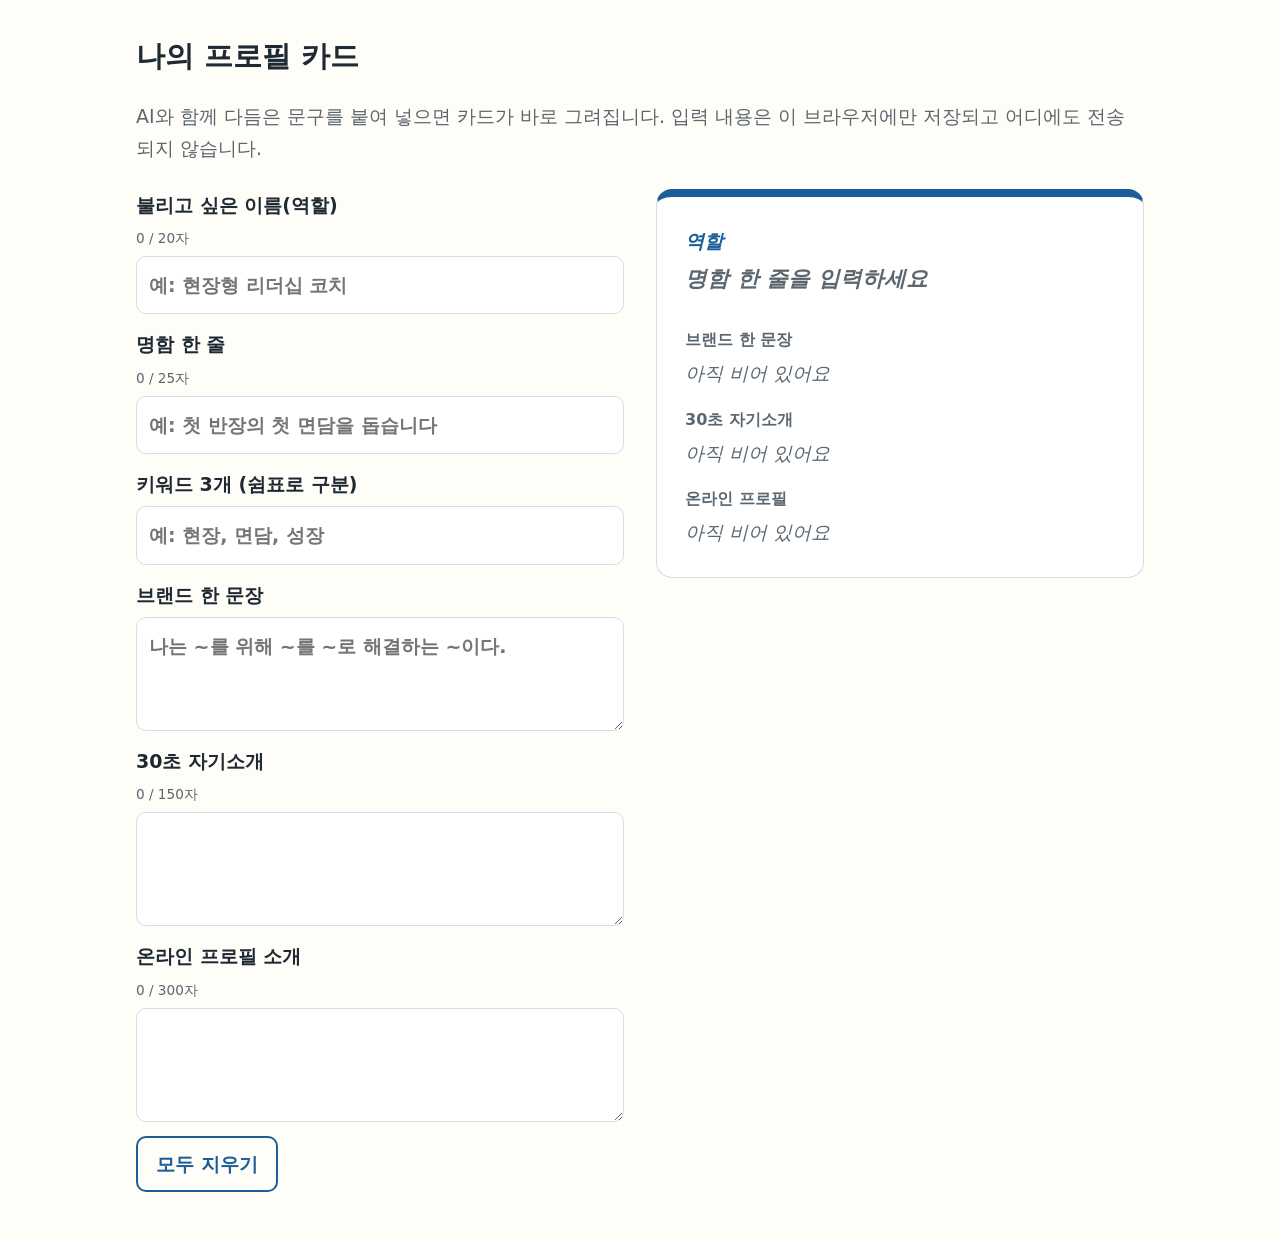
<file: curriculum/week07/examples/profile_card.html>
<!doctype html>
<html lang="ko">
<head>
<meta charset="utf-8">
<meta name="viewport" content="width=device-width, initial-scale=1">
<title>7주차 실습 · 나의 프로필 카드</title>
<style>
  /* 수강 신청 화면(static/style.css)과 같은 색과 큰 글씨를 써서 4050 수강생이 읽기 편하게 한다. */
  :root {
    --bg: #fffdf8; --fg: #1f2933; --muted: #5b6770; --brand: #1b5e9b;
    --brand-fg: #fff; --card: #fff; --line: #d9dee3;
  }
  @media (prefers-color-scheme: dark) {
    :root { --bg: #14181c; --fg: #f1f3f5; --muted: #aab4bd; --brand: #5aa9e6;
      --brand-fg: #0b1620; --card: #1c2228; --line: #33404a; }
  }
  * { box-sizing: border-box; }
  body { margin: 0; background: var(--bg); color: var(--fg);
    font: 19px/1.7 "Malgun Gothic", "Apple SD Gothic Neo", system-ui, sans-serif; }
  .wrap { max-width: 1040px; margin: 0 auto; padding: 32px 16px 48px; }
  h1 { font-size: 1.8rem; margin: 0 0 4px; }
  .muted { color: var(--muted); }
  /* 넓은 화면에서는 입력과 카드를 나란히, 휴대폰에서는 위아래로 쌓는다. */
  .grid { display: grid; gap: 32px; grid-template-columns: repeat(auto-fit, minmax(300px, 1fr)); margin-top: 24px; }
  form { display: grid; gap: 14px; }
  label { display: grid; gap: 6px; font-weight: 700; }
  input, textarea { font: inherit; padding: 12px; border: 1px solid var(--line); border-radius: 10px;
    background: var(--card); color: var(--fg); width: 100%; }
  textarea { min-height: 6em; resize: vertical; }
  input:focus-visible, textarea:focus-visible, button:focus-visible { outline: 3px solid var(--brand); outline-offset: 2px; }
  .count { font-weight: 400; font-size: .85rem; color: var(--muted); }
  .count.over { color: #b42318; font-weight: 700; }
  button { background: transparent; color: var(--brand); border: 2px solid var(--brand); border-radius: 10px;
    padding: 10px 18px; font: inherit; font-weight: 700; cursor: pointer; justify-self: start; }
  .card { background: var(--card); border: 1px solid var(--line); border-top: 8px solid var(--brand);
    border-radius: 16px; padding: 28px; align-self: start; position: sticky; top: 16px; }
  .card .role { color: var(--brand); font-weight: 700; margin: 0; }
  .card .tagline { font-size: 1.35rem; font-weight: 700; line-height: 1.45; margin: 6px 0 16px; }
  .card .keywords { display: flex; flex-wrap: wrap; gap: 8px; padding: 0; margin: 0 0 16px; list-style: none; }
  .card .keywords li { background: var(--brand); color: var(--brand-fg); border-radius: 999px; padding: 2px 14px; font-size: .9rem; }
  .card h3 { font-size: 1rem; color: var(--muted); margin: 16px 0 4px; }
  .card p { margin: 0; white-space: pre-wrap; }
  .placeholder { color: var(--muted); font-style: italic; }
</style>
</head>
<body>
<main class="wrap">
  <h1>나의 프로필 카드</h1>
  <p class="muted">AI와 함께 다듬은 문구를 붙여 넣으면 카드가 바로 그려집니다. 입력 내용은 이 브라우저에만 저장되고 어디에도 전송되지 않습니다.</p>

  <div class="grid">
    <form id="form" autocomplete="off">
      <!-- data-max: 실습 가이드에서 정한 권장 글자 수. 넘으면 경고만 하고 입력은 막지 않는다. -->
      <label>불리고 싶은 이름(역할) <span class="count" data-for="role"></span>
        <input name="role" data-max="20" placeholder="예: 현장형 리더십 코치">
      </label>
      <label>명함 한 줄 <span class="count" data-for="tagline"></span>
        <input name="tagline" data-max="25" placeholder="예: 첫 반장의 첫 면담을 돕습니다">
      </label>
      <label>키워드 3개 (쉼표로 구분)
        <input name="keywords" placeholder="예: 현장, 면담, 성장">
      </label>
      <label>브랜드 한 문장
        <textarea name="sentence" placeholder="나는 ~를 위해 ~를 ~로 해결하는 ~이다."></textarea>
      </label>
      <label>30초 자기소개 <span class="count" data-for="intro"></span>
        <textarea name="intro" data-max="150"></textarea>
      </label>
      <label>온라인 프로필 소개 <span class="count" data-for="bio"></span>
        <textarea name="bio" data-max="300"></textarea>
      </label>
      <button type="button" id="reset">모두 지우기</button>
    </form>

    <article class="card" aria-live="polite">
      <p class="role" id="c-role"></p>
      <p class="tagline" id="c-tagline"></p>
      <ul class="keywords" id="c-keywords"></ul>
      <h3>브랜드 한 문장</h3>
      <p id="c-sentence"></p>
      <h3>30초 자기소개</h3>
      <p id="c-intro"></p>
      <h3>온라인 프로필</h3>
      <p id="c-bio"></p>
    </article>
  </div>
</main>

<script>
  // 프로젝트 프론트엔드 규칙: 사용자 입력은 textContent로만 화면에 넣는다(innerHTML 금지).
  const STORAGE_KEY = "aiedu-week07-profile";
  const form = document.getElementById("form");
  const PLACEHOLDERS = {
    role: "역할", tagline: "명함 한 줄을 입력하세요", sentence: "아직 비어 있어요",
    intro: "아직 비어 있어요", bio: "아직 비어 있어요",
  };

  function setText(id, value, placeholder) {
    const el = document.getElementById(id);
    el.textContent = value || placeholder;
    el.classList.toggle("placeholder", !value);
  }

  function render() {
    const data = Object.fromEntries(new FormData(form));
    for (const key of Object.keys(PLACEHOLDERS)) {
      setText("c-" + key, (data[key] || "").trim(), PLACEHOLDERS[key]);
    }
    const list = document.getElementById("c-keywords");
    list.replaceChildren();
    // 강의에서 키워드는 3개로 정했으므로 그 이상은 카드에 넣지 않는다.
    (data.keywords || "").split(",").map(s => s.trim()).filter(Boolean).slice(0, 3).forEach(word => {
      const li = document.createElement("li");
      li.textContent = word;
      list.append(li);
    });
    form.querySelectorAll("[data-max]").forEach(field => {
      const max = Number(field.dataset.max);
      const out = form.querySelector(`[data-for="${field.name}"]`);
      out.textContent = `${field.value.length} / ${max}자`;
      out.classList.toggle("over", field.value.length > max);
    });
    save(data);
  }

  // 사파리 사생활 보호 모드 등에서는 localStorage가 예외를 던지므로 저장 실패를 무시한다.
  function save(data) { try { localStorage.setItem(STORAGE_KEY, JSON.stringify(data)); } catch (e) {} }
  function load() {
    try {
      const data = JSON.parse(localStorage.getItem(STORAGE_KEY) || "{}");
      for (const [k, v] of Object.entries(data)) if (form.elements[k]) form.elements[k].value = v;
    } catch (e) {}
  }

  form.addEventListener("input", render);
  document.getElementById("reset").addEventListener("click", () => { form.reset(); render(); });
  load();
  render();
</script>
</body>
</html>
</file>
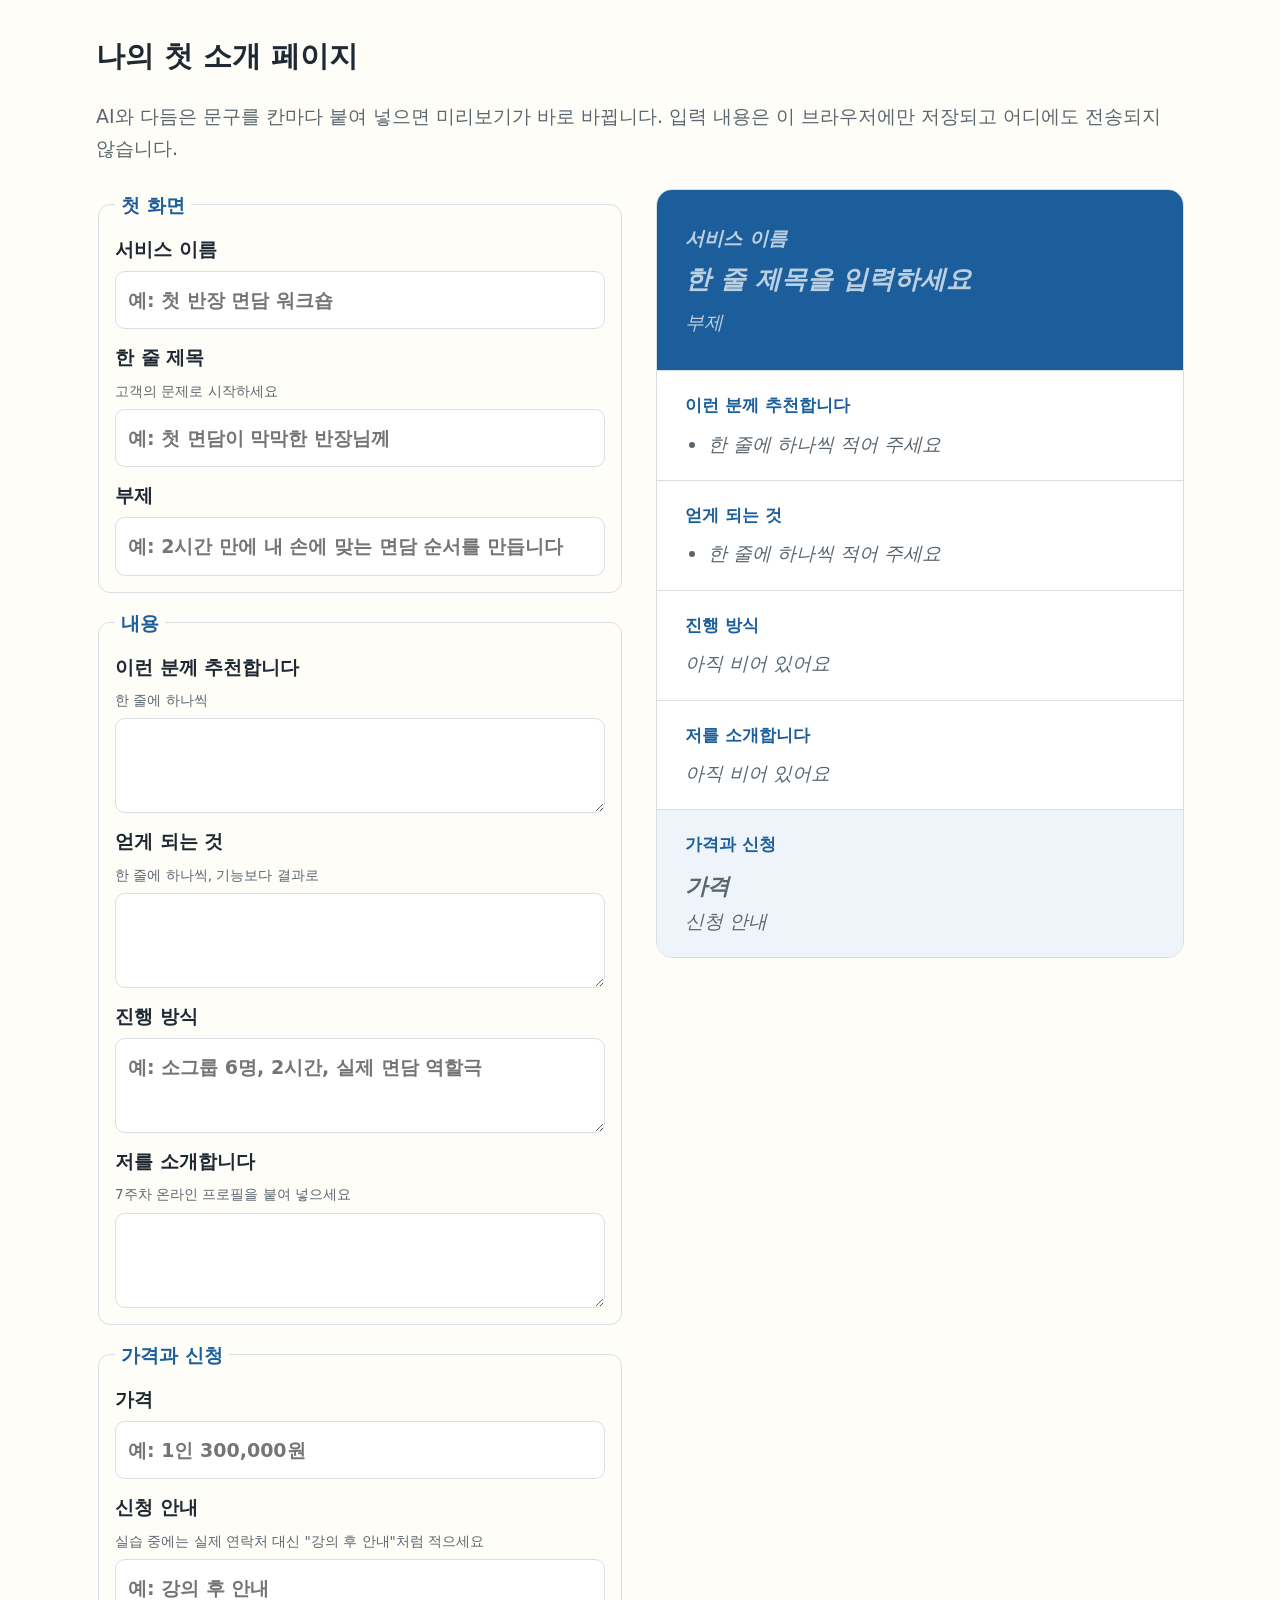
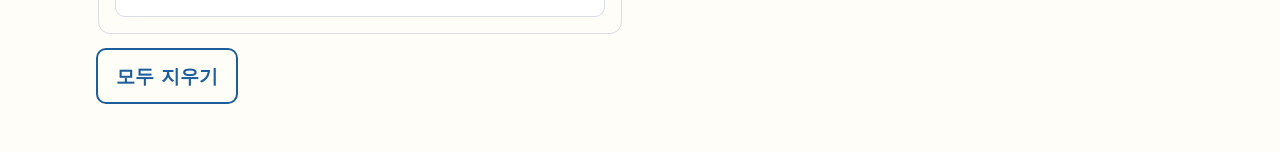
<file: curriculum/week08/examples/landing_page.html>
<!doctype html>
<html lang="ko">
<head>
<meta charset="utf-8">
<meta name="viewport" content="width=device-width, initial-scale=1">
<title>8주차 실습 · 나의 첫 소개 페이지</title>
<style>
  /* 7주차 프로필 카드와 같은 색 체계를 써서 두 결과물이 한 사람의 것으로 보이게 한다. */
  :root {
    --bg: #fffdf8; --fg: #1f2933; --muted: #5b6770; --brand: #1b5e9b;
    --brand-fg: #fff; --card: #fff; --line: #d9dee3; --soft: #eef4fa;
  }
  @media (prefers-color-scheme: dark) {
    :root { --bg: #14181c; --fg: #f1f3f5; --muted: #aab4bd; --brand: #5aa9e6;
      --brand-fg: #0b1620; --card: #1c2228; --line: #33404a; --soft: #1e2a35; }
  }
  * { box-sizing: border-box; }
  body { margin: 0; background: var(--bg); color: var(--fg);
    font: 19px/1.7 "Malgun Gothic", "Apple SD Gothic Neo", system-ui, sans-serif; }
  .wrap { max-width: 1120px; margin: 0 auto; padding: 32px 16px 48px; }
  h1 { font-size: 1.8rem; margin: 0 0 4px; }
  .muted { color: var(--muted); }
  .grid { display: grid; gap: 32px; grid-template-columns: repeat(auto-fit, minmax(320px, 1fr)); margin-top: 24px; }
  form { display: grid; gap: 14px; }
  fieldset { border: 1px solid var(--line); border-radius: 12px; padding: 12px 16px 16px; display: grid; gap: 12px; }
  legend { font-weight: 700; color: var(--brand); padding: 0 6px; }
  label { display: grid; gap: 6px; font-weight: 700; }
  .hint { font-weight: 400; font-size: .85rem; color: var(--muted); }
  input, textarea { font: inherit; padding: 12px; border: 1px solid var(--line); border-radius: 10px;
    background: var(--card); color: var(--fg); width: 100%; }
  textarea { min-height: 5em; resize: vertical; }
  input:focus-visible, textarea:focus-visible, button:focus-visible { outline: 3px solid var(--brand); outline-offset: 2px; }
  button { background: transparent; color: var(--brand); border: 2px solid var(--brand); border-radius: 10px;
    padding: 10px 18px; font: inherit; font-weight: 700; cursor: pointer; justify-self: start; }

  /* 미리보기: 실제 소개 페이지처럼 보이도록 입력 영역과 구분되는 카드로 감싼다. */
  .preview { background: var(--card); border: 1px solid var(--line); border-radius: 16px; overflow: hidden;
    align-self: start; position: sticky; top: 16px; }
  .preview header { background: var(--brand); color: var(--brand-fg); padding: 32px 28px; }
  .preview .name { margin: 0; font-weight: 700; opacity: .9; }
  .preview .headline { font-size: 1.6rem; line-height: 1.4; margin: 8px 0; }
  .preview .sub { margin: 0; }
  .preview section { padding: 20px 28px; border-top: 1px solid var(--line); }
  .preview h3 { margin: 0 0 8px; font-size: 1.05rem; color: var(--brand); }
  .preview ul { margin: 0; padding-left: 1.2em; }
  .preview p { margin: 0; white-space: pre-wrap; }
  .preview .price { background: var(--soft); }
  .preview .price strong { font-size: 1.4rem; }
  .placeholder { color: var(--muted); font-style: italic; }
  .preview header .placeholder { color: inherit; opacity: .7; }
</style>
</head>
<body>
<main class="wrap">
  <h1>나의 첫 소개 페이지</h1>
  <p class="muted">AI와 다듬은 문구를 칸마다 붙여 넣으면 미리보기가 바로 바뀝니다. 입력 내용은 이 브라우저에만 저장되고 어디에도 전송되지 않습니다.</p>

  <div class="grid">
    <form id="form" autocomplete="off">
      <fieldset>
        <legend>첫 화면</legend>
        <label>서비스 이름 <input name="name" placeholder="예: 첫 반장 면담 워크숍"></label>
        <label>한 줄 제목 <span class="hint">고객의 문제로 시작하세요</span>
          <input name="headline" placeholder="예: 첫 면담이 막막한 반장님께"></label>
        <label>부제 <input name="sub" placeholder="예: 2시간 만에 내 손에 맞는 면담 순서를 만듭니다"></label>
      </fieldset>
      <fieldset>
        <legend>내용</legend>
        <label>이런 분께 추천합니다 <span class="hint">한 줄에 하나씩</span>
          <textarea name="forWhom"></textarea></label>
        <label>얻게 되는 것 <span class="hint">한 줄에 하나씩, 기능보다 결과로</span>
          <textarea name="benefits"></textarea></label>
        <label>진행 방식 <textarea name="howItWorks" placeholder="예: 소그룹 6명, 2시간, 실제 면담 역할극"></textarea></label>
        <label>저를 소개합니다 <span class="hint">7주차 온라인 프로필을 붙여 넣으세요</span>
          <textarea name="about"></textarea></label>
      </fieldset>
      <fieldset>
        <legend>가격과 신청</legend>
        <label>가격 <input name="price" placeholder="예: 1인 300,000원"></label>
        <label>신청 안내 <span class="hint">실습 중에는 실제 연락처 대신 "강의 후 안내"처럼 적으세요</span>
          <input name="cta" placeholder="예: 강의 후 안내"></label>
      </fieldset>
      <button type="button" id="reset">모두 지우기</button>
    </form>

    <article class="preview" aria-live="polite">
      <header>
        <p class="name" id="p-name"></p>
        <h2 class="headline" id="p-headline"></h2>
        <p class="sub" id="p-sub"></p>
      </header>
      <section><h3>이런 분께 추천합니다</h3><ul id="p-forWhom"></ul></section>
      <section><h3>얻게 되는 것</h3><ul id="p-benefits"></ul></section>
      <section><h3>진행 방식</h3><p id="p-howItWorks"></p></section>
      <section><h3>저를 소개합니다</h3><p id="p-about"></p></section>
      <section class="price"><h3>가격과 신청</h3><p><strong id="p-price"></strong></p><p id="p-cta"></p></section>
    </article>
  </div>
</main>

<script>
  // 프로젝트 프론트엔드 규칙: 사용자 입력은 textContent로만 화면에 넣는다(innerHTML 금지).
  const STORAGE_KEY = "aiedu-week08-landing";
  const form = document.getElementById("form");
  const TEXT_FIELDS = {
    name: "서비스 이름", headline: "한 줄 제목을 입력하세요", sub: "부제",
    howItWorks: "아직 비어 있어요", about: "아직 비어 있어요", price: "가격", cta: "신청 안내",
  };
  // 여러 줄 입력을 목록으로 보여 줄 칸. 강의록 4부에서 각각 세 가지를 권하므로 개수는 제한하지 않고 안내만 한다.
  const LIST_FIELDS = ["forWhom", "benefits"];

  function setText(el, value, placeholder) {
    el.textContent = value || placeholder;
    el.classList.toggle("placeholder", !value);
  }

  function setList(el, value) {
    el.replaceChildren();
    const items = value.split("\n").map(s => s.replace(/^[-•·*\s]+/, "").trim()).filter(Boolean);
    if (!items.length) {
      const li = document.createElement("li");
      setText(li, "", "한 줄에 하나씩 적어 주세요");
      el.append(li);
      return;
    }
    for (const item of items) {
      const li = document.createElement("li");
      li.textContent = item;
      el.append(li);
    }
  }

  function render() {
    const data = Object.fromEntries(new FormData(form));
    for (const [key, placeholder] of Object.entries(TEXT_FIELDS)) {
      setText(document.getElementById("p-" + key), (data[key] || "").trim(), placeholder);
    }
    for (const key of LIST_FIELDS) setList(document.getElementById("p-" + key), data[key] || "");
    save(data);
  }

  // 사파리 사생활 보호 모드 등에서는 localStorage가 예외를 던지므로 저장 실패를 무시한다.
  function save(data) { try { localStorage.setItem(STORAGE_KEY, JSON.stringify(data)); } catch (e) {} }
  function load() {
    try {
      const data = JSON.parse(localStorage.getItem(STORAGE_KEY) || "{}");
      for (const [k, v] of Object.entries(data)) if (form.elements[k]) form.elements[k].value = v;
    } catch (e) {}
  }

  form.addEventListener("input", render);
  document.getElementById("reset").addEventListener("click", () => { form.reset(); render(); });
  load();
  render();
</script>
</body>
</html>
</file>
